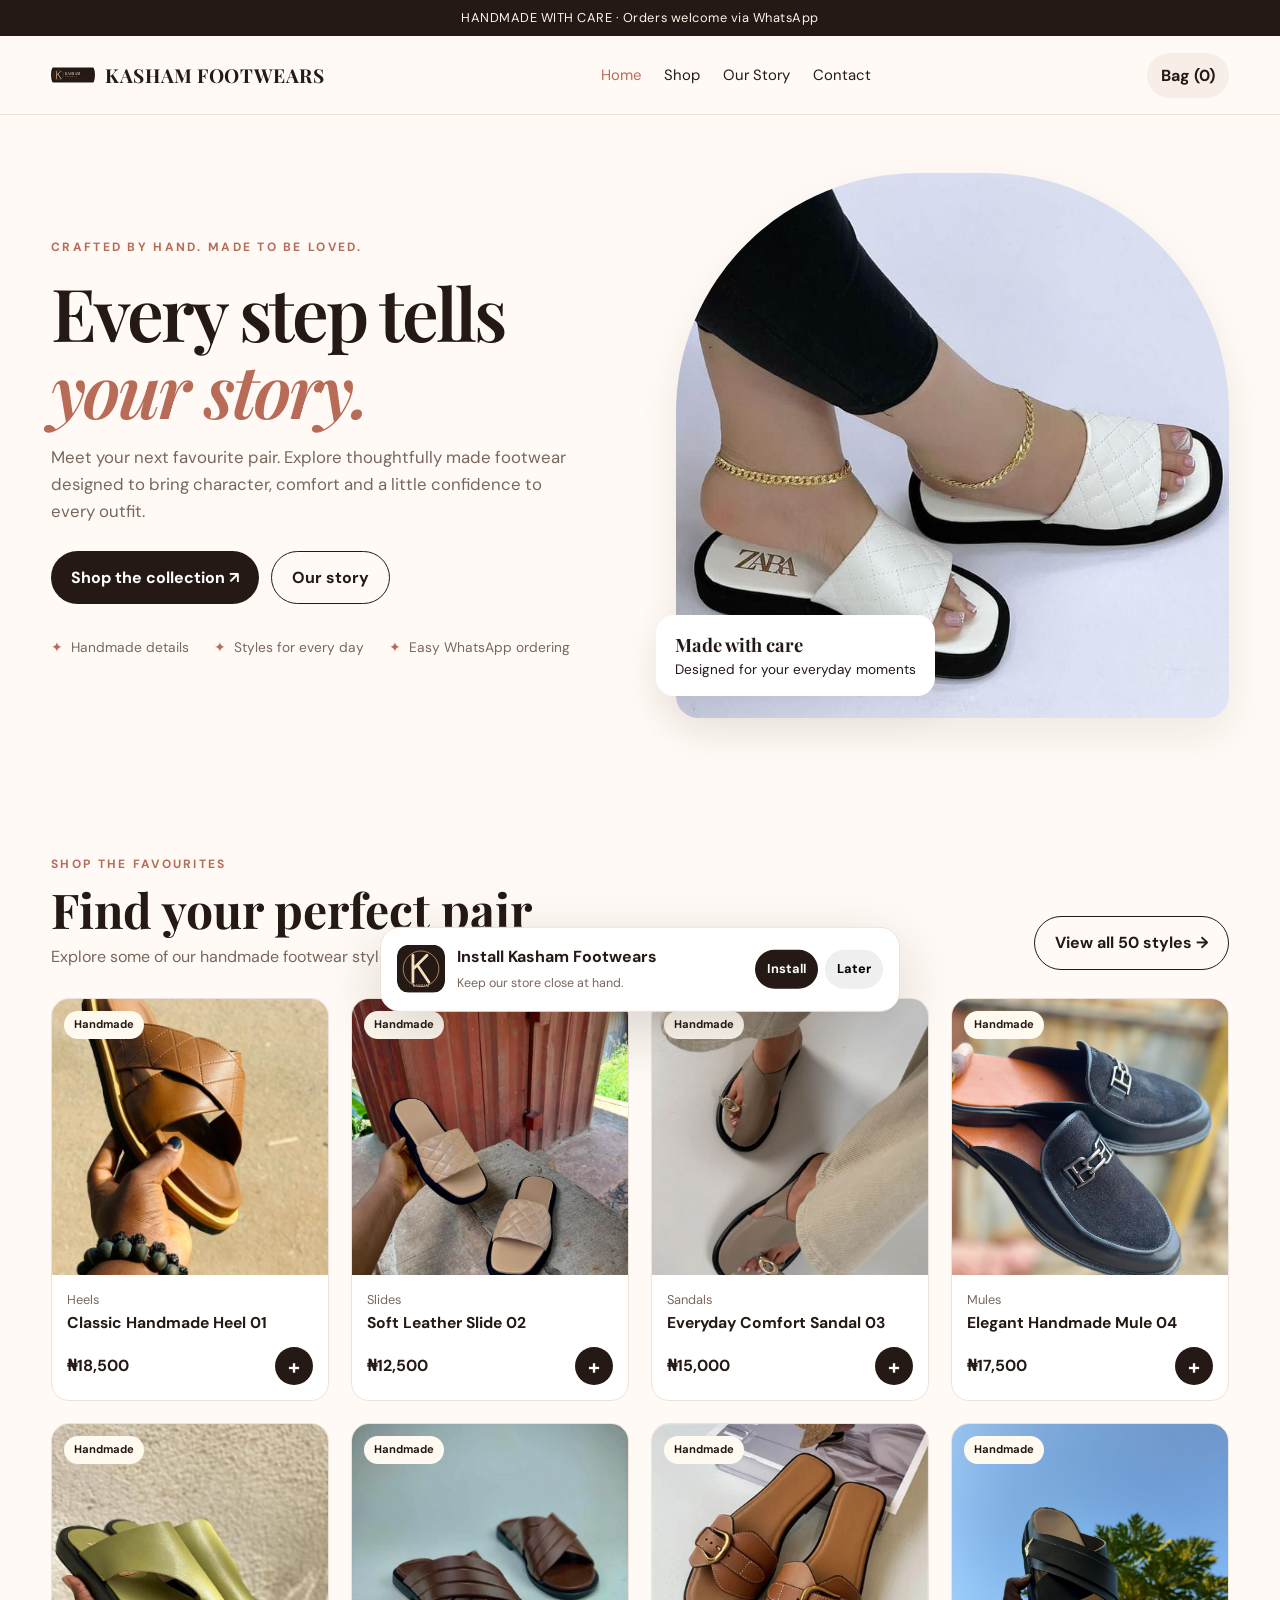
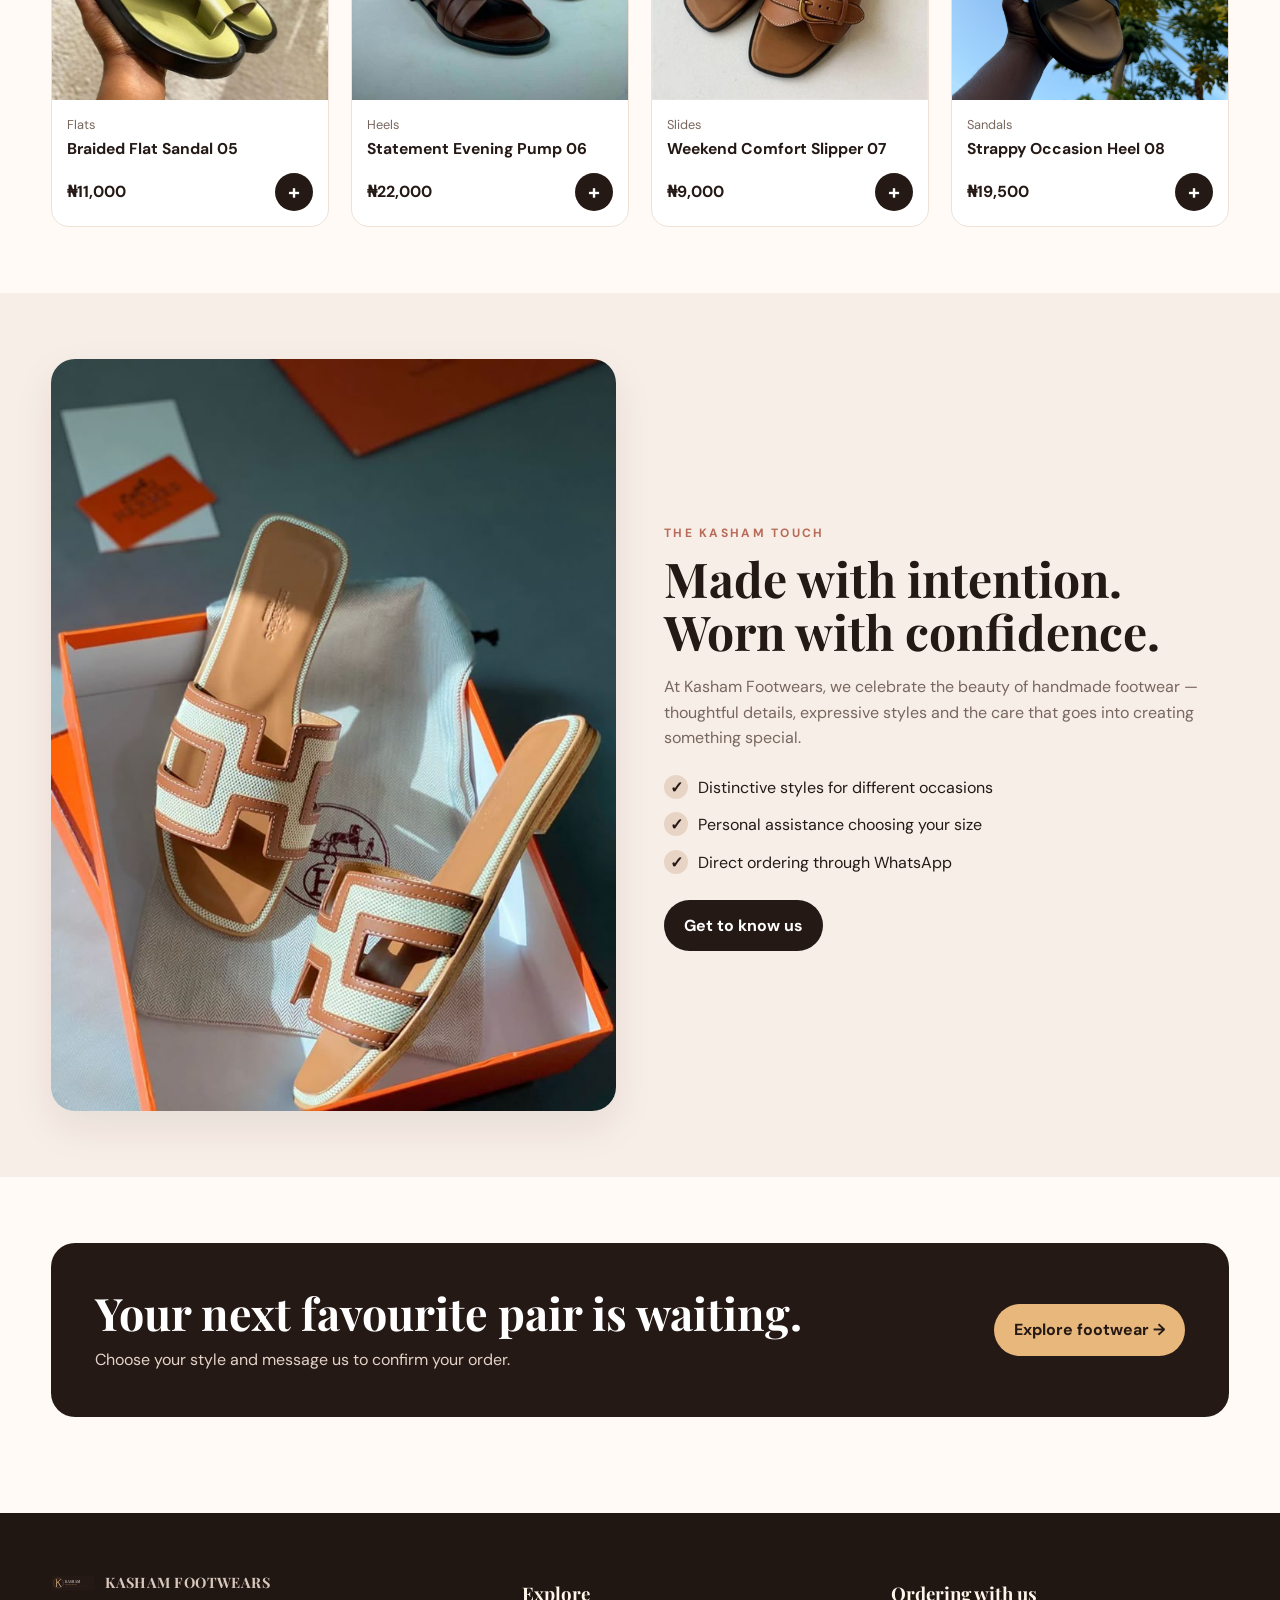
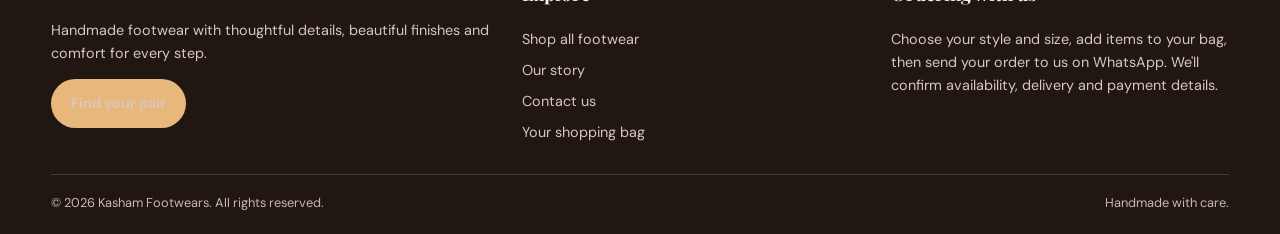
<file: index.html>
<!doctype html><html lang="en"><head><meta charset="utf-8"><meta name="viewport" content="width=device-width,initial-scale=1"><meta name="theme-color" content="#251915"><meta name="description" content="Discover handmade heels, slides, sandals and more from Kasham Footwears."><title>Handmade footwear for every step | Kasham Footwears</title><link rel="icon" href="site-icon.svg" type="image/svg+xml"><link rel="manifest" href="manifest.json"><link rel="stylesheet" href="style.css"></head><body><div class="announcement">HANDMADE WITH CARE · Orders welcome via WhatsApp</div><header class="header"><div class="wrap nav"><a class="brand" href="index.html"><img src="logo.svg" alt=""><span>KASHAM FOOTWEARS</span></a><nav class="nav-links" id="navLinks"><a href="index.html">Home</a><a href="shop.html">Shop</a><a href="our-story.html">Our Story</a><a href="contact.html">Contact</a></nav><div class="nav-actions"><a class="cart-link" href="cart.html">Bag (<span data-cart-count>0</span>)</a><button class="menu-toggle" id="menuToggle" aria-label="Toggle menu" aria-expanded="false">☰</button></div></div></header><main><section class="hero"><div class="wrap hero-grid"><div><span class="eyebrow">Crafted by hand. Made to be loved.</span><h1>Every step tells <em style="color:var(--rose)">your story.</em></h1><p>Meet your next favourite pair. Explore thoughtfully made footwear designed to bring character, comfort and a little confidence to every outfit.</p><div class="hero-buttons"><a class="btn btn-primary" href="shop.html">Shop the collection ↗</a><a class="btn btn-outline" href="our-story.html">Our story</a></div><div class="trust-row"><span>Handmade details</span><span>Styles for every day</span><span>Easy WhatsApp ordering</span></div></div><div class="hero-art"><img src="kasham-17.jpg" alt="Featured Kasham footwear"><div class="floating-note"><strong>Made with care</strong>Designed for your everyday moments</div></div></div></section><section class="section"><div class="wrap"><div class="section-head"><div><span class="eyebrow">Shop the favourites</span><h2>Find your perfect pair</h2><p>Explore some of our handmade footwear styles.</p></div><a class="btn btn-outline" href="shop.html">View all 50 styles →</a></div><div class="product-grid" id="featuredProducts"></div></div></section><section class="section section-soft"><div class="wrap story-grid"><div class="story-image"><img src="kasham-20.jpg" alt="Handmade footwear design"></div><div class="story-copy"><span class="eyebrow">The Kasham touch</span><h2>Made with intention. Worn with confidence.</h2><p>At Kasham Footwears, we celebrate the beauty of handmade footwear — thoughtful details, expressive styles and the care that goes into creating something special.</p><ul class="feature-list"><li>Distinctive styles for different occasions</li><li>Personal assistance choosing your size</li><li>Direct ordering through WhatsApp</li></ul><a class="btn btn-primary" href="our-story.html">Get to know us</a></div></div></section><section class="section"><div class="wrap"><div class="banner"><div><h2>Your next favourite pair is waiting.</h2><p>Choose your style and message us to confirm your order.</p></div><a class="btn btn-gold" href="shop.html">Explore footwear →</a></div></div></section></main><footer class="footer"><div class="wrap"><div class="footer-grid"><div><a class="brand" href="index.html"><img src="logo.svg" alt=""><span>KASHAM FOOTWEARS</span></a><p>Handmade footwear with thoughtful details, beautiful finishes and comfort for every step.</p><a class="btn btn-gold" href="shop.html">Find your pair</a></div><div><h3>Explore</h3><div class="footer-links"><a href="shop.html">Shop all footwear</a><a href="our-story.html">Our story</a><a href="contact.html">Contact us</a><a href="cart.html">Your shopping bag</a></div></div><div><h3>Ordering with us</h3><p>Choose your style and size, add items to your bag, then send your order to us on WhatsApp. We'll confirm availability, delivery and payment details.</p></div></div><div class="footer-bottom"><span>© <span id="year"></span> Kasham Footwears. All rights reserved.</span><span>Handmade with care.</span></div></div></footer><div class="install-banner" id="installBanner"><img src="site-icon.svg" alt=""><div class="install-copy"><strong>Install Kasham Footwears</strong><small>Keep our store close at hand.</small></div><div class="install-actions"><button class="btn btn-primary" id="installNow">Install</button><button id="installDismiss">Later</button></div></div><script src="products.js"></script><script src="main.js"></script><script>document.addEventListener("DOMContentLoaded",()=>Kasham.render(document.querySelector("#featuredProducts"),KASHAM_PRODUCTS.slice(0,8)))</script></body></html>
</file>
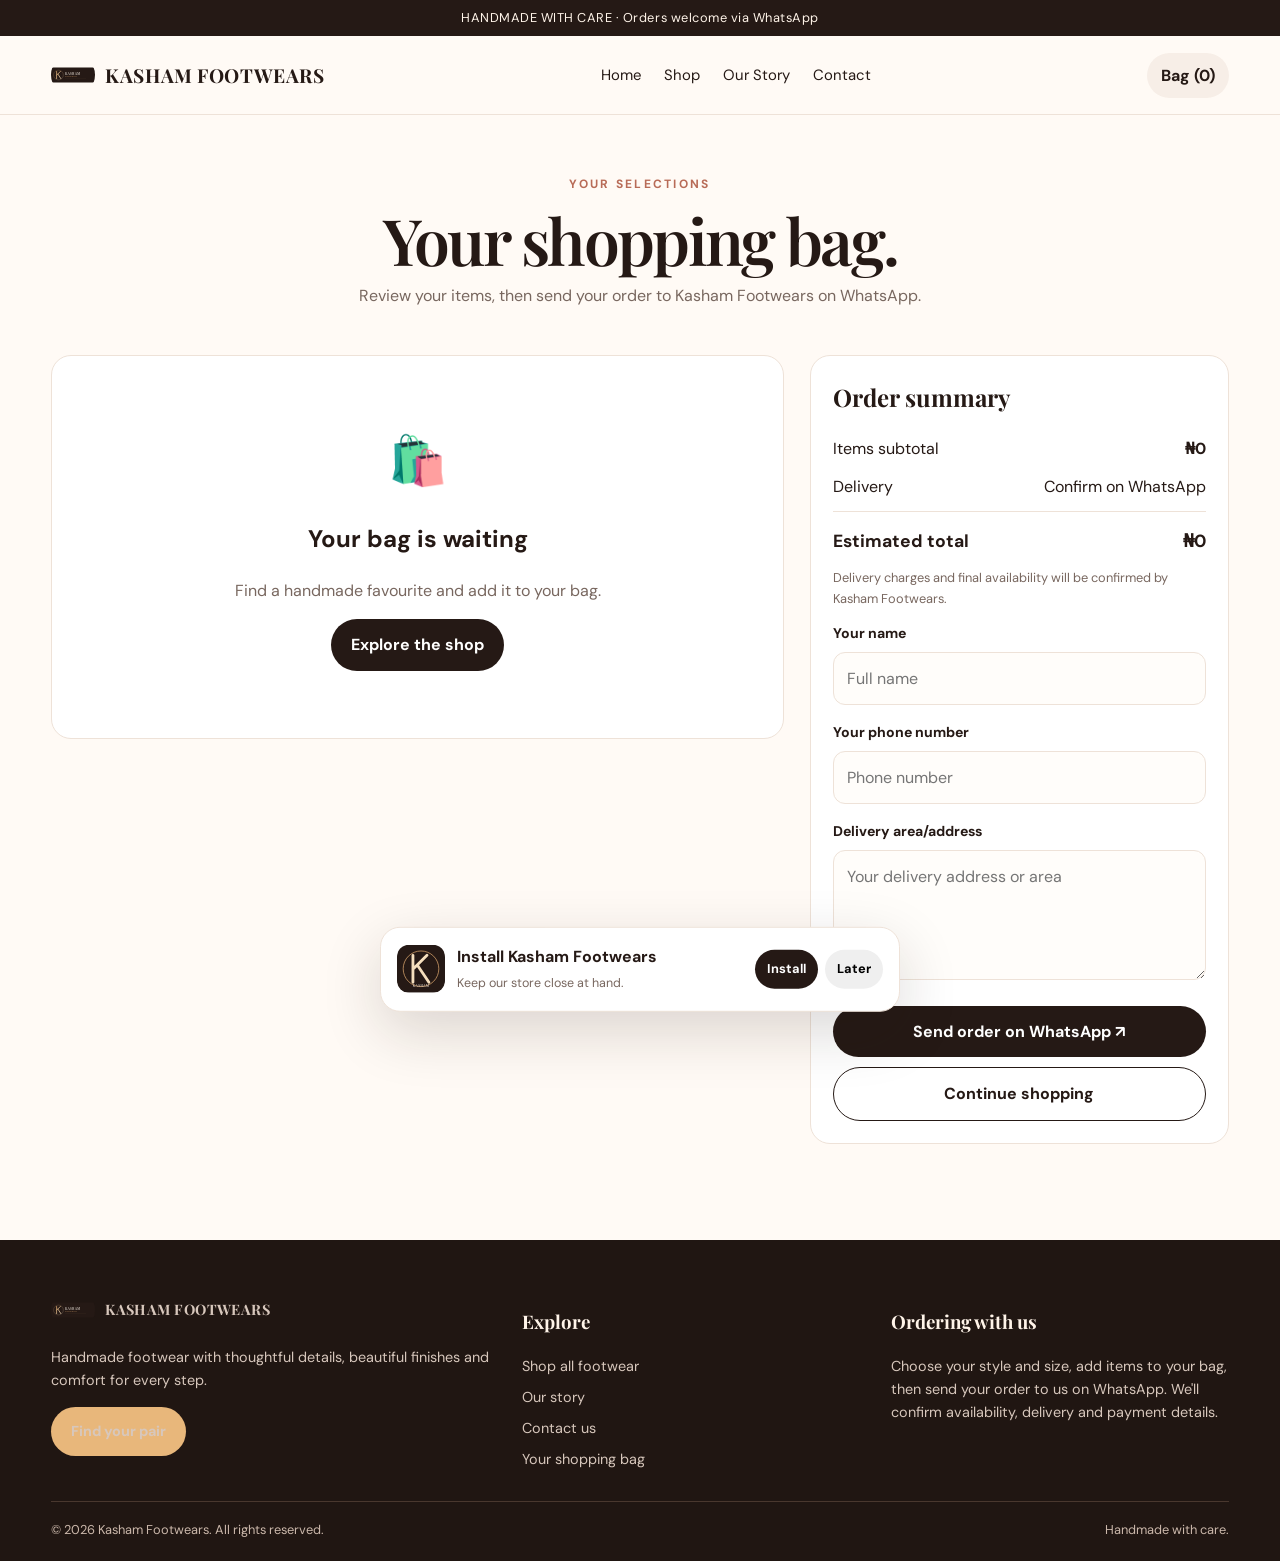
<file: cart.html>
<!doctype html><html lang="en"><head><meta charset="utf-8"><meta name="viewport" content="width=device-width,initial-scale=1"><meta name="theme-color" content="#251915"><meta name="description" content="Review your Kasham Footwears shopping bag and send your order via WhatsApp."><title>Your shopping bag | Kasham Footwears</title><link rel="icon" href="site-icon.svg" type="image/svg+xml"><link rel="manifest" href="manifest.json"><link rel="stylesheet" href="style.css"></head><body><div class="announcement">HANDMADE WITH CARE · Orders welcome via WhatsApp</div><header class="header"><div class="wrap nav"><a class="brand" href="index.html"><img src="logo.svg" alt=""><span>KASHAM FOOTWEARS</span></a><nav class="nav-links" id="navLinks"><a href="index.html">Home</a><a href="shop.html">Shop</a><a href="our-story.html">Our Story</a><a href="contact.html">Contact</a></nav><div class="nav-actions"><a class="cart-link" href="cart.html">Bag (<span data-cart-count>0</span>)</a><button class="menu-toggle" id="menuToggle" aria-label="Toggle menu" aria-expanded="false">☰</button></div></div></header><main><section class="page-heading"><div class="wrap"><span class="eyebrow">Your selections</span><h1>Your shopping bag.</h1><p>Review your items, then send your order to Kasham Footwears on WhatsApp.</p></div></section><section class="section" style="padding-top:10px"><div class="wrap cart-layout"><div class="cart-list" id="cartItems"></div><aside class="summary-card"><h2>Order summary</h2><div class="summary-line"><span>Items subtotal</span><strong id="subtotal">₦0</strong></div><div class="summary-line"><span>Delivery</span><span>Confirm on WhatsApp</span></div><div class="summary-line summary-total"><span>Estimated total</span><strong id="cartTotal">₦0</strong></div><p class="form-note">Delivery charges and final availability will be confirmed by Kasham Footwears.</p><div class="form-field"><label for="customerName">Your name</label><input id="customerName" placeholder="Full name"></div><div class="form-field"><label for="customerPhone">Your phone number</label><input id="customerPhone" type="tel" placeholder="Phone number"></div><div class="form-field"><label for="deliveryAddress">Delivery area/address</label><textarea id="deliveryAddress" placeholder="Your delivery address or area"></textarea></div><button class="btn btn-primary" data-whatsapp-cart>Send order on WhatsApp ↗</button><a class="btn btn-outline" href="shop.html">Continue shopping</a></aside></div></section></main><footer class="footer"><div class="wrap"><div class="footer-grid"><div><a class="brand" href="index.html"><img src="logo.svg" alt=""><span>KASHAM FOOTWEARS</span></a><p>Handmade footwear with thoughtful details, beautiful finishes and comfort for every step.</p><a class="btn btn-gold" href="shop.html">Find your pair</a></div><div><h3>Explore</h3><div class="footer-links"><a href="shop.html">Shop all footwear</a><a href="our-story.html">Our story</a><a href="contact.html">Contact us</a><a href="cart.html">Your shopping bag</a></div></div><div><h3>Ordering with us</h3><p>Choose your style and size, add items to your bag, then send your order to us on WhatsApp. We'll confirm availability, delivery and payment details.</p></div></div><div class="footer-bottom"><span>© <span id="year"></span> Kasham Footwears. All rights reserved.</span><span>Handmade with care.</span></div></div></footer><div class="install-banner" id="installBanner"><img src="site-icon.svg" alt=""><div class="install-copy"><strong>Install Kasham Footwears</strong><small>Keep our store close at hand.</small></div><div class="install-actions"><button class="btn btn-primary" id="installNow">Install</button><button id="installDismiss">Later</button></div></div><script src="products.js"></script><script src="main.js"></script><script src="cart.js"></script><script src="whatsapp-order.js"></script></body></html>
</file>
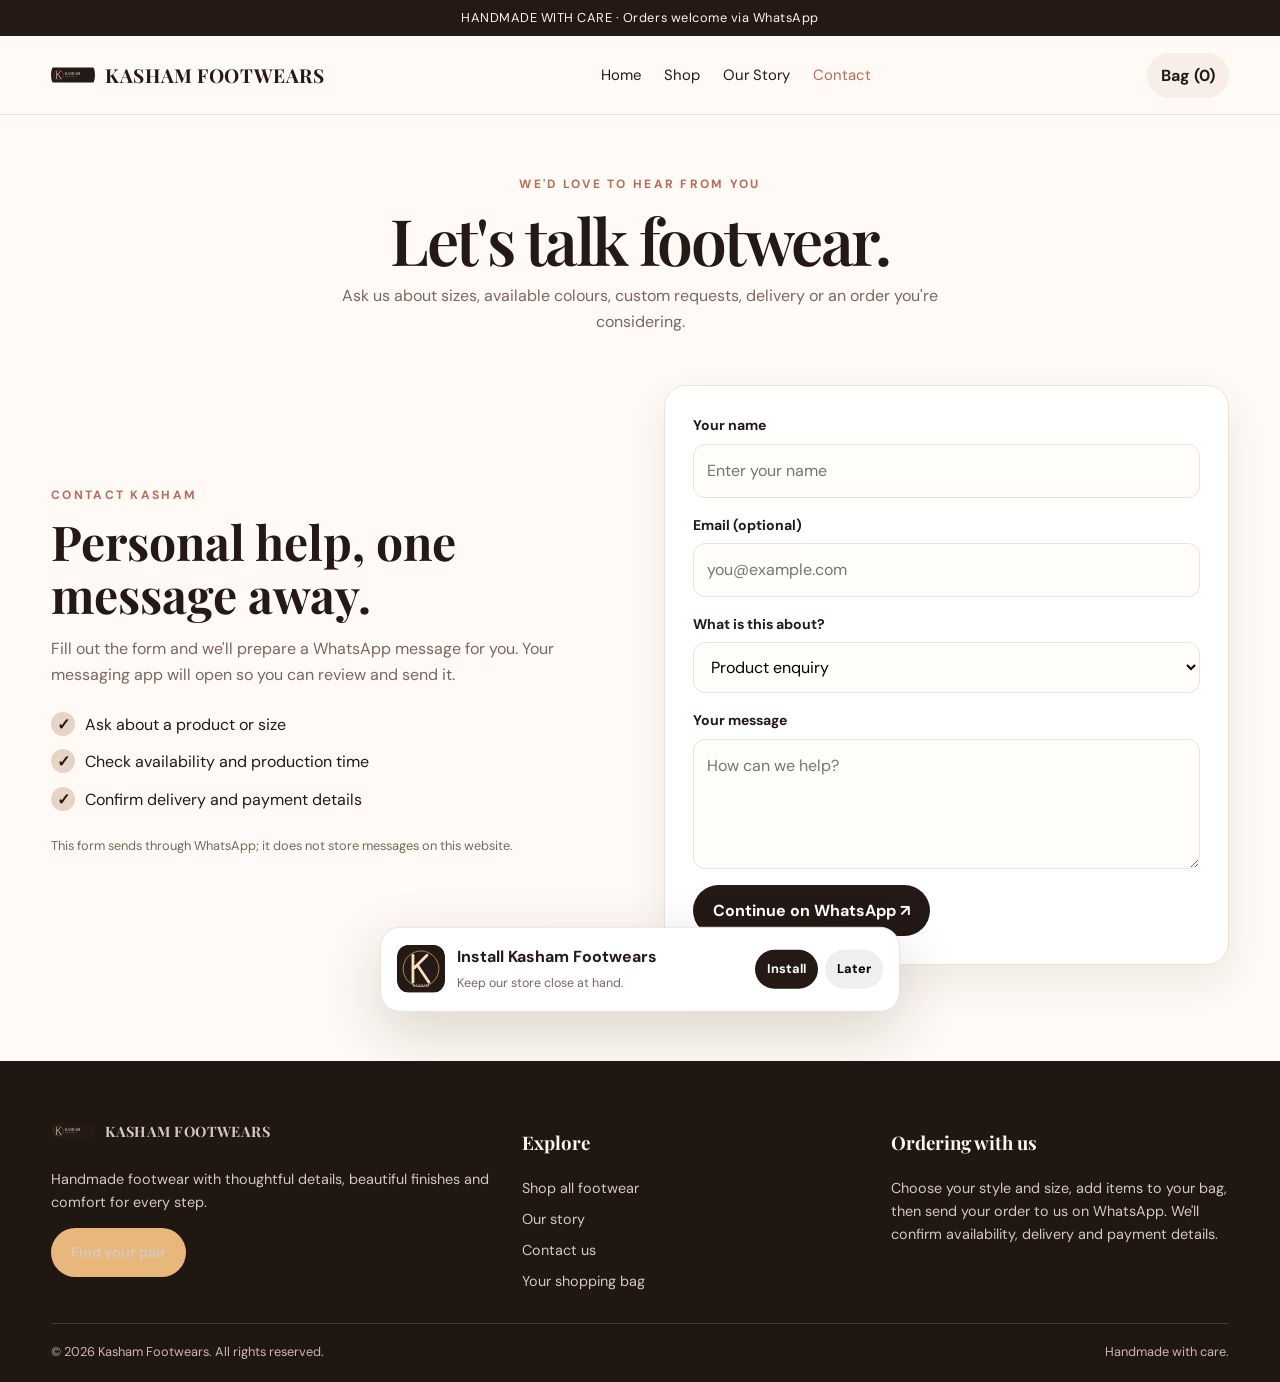
<file: contact.html>
<!doctype html><html lang="en"><head><meta charset="utf-8"><meta name="viewport" content="width=device-width,initial-scale=1"><meta name="theme-color" content="#251915"><meta name="description" content="Contact Kasham Footwears about handmade footwear, sizing and orders."><title>Contact us | Kasham Footwears</title><link rel="icon" href="site-icon.svg" type="image/svg+xml"><link rel="manifest" href="manifest.json"><link rel="stylesheet" href="style.css"></head><body><div class="announcement">HANDMADE WITH CARE · Orders welcome via WhatsApp</div><header class="header"><div class="wrap nav"><a class="brand" href="index.html"><img src="logo.svg" alt=""><span>KASHAM FOOTWEARS</span></a><nav class="nav-links" id="navLinks"><a href="index.html">Home</a><a href="shop.html">Shop</a><a href="our-story.html">Our Story</a><a href="contact.html">Contact</a></nav><div class="nav-actions"><a class="cart-link" href="cart.html">Bag (<span data-cart-count>0</span>)</a><button class="menu-toggle" id="menuToggle" aria-label="Toggle menu" aria-expanded="false">☰</button></div></div></header><main><section class="page-heading"><div class="wrap"><span class="eyebrow">We'd love to hear from you</span><h1>Let's talk footwear.</h1><p>Ask us about sizes, available colours, custom requests, delivery or an order you're considering.</p></div></section><section class="section" style="padding-top:15px"><div class="wrap contact-grid"><div class="contact-copy"><span class="eyebrow">Contact Kasham</span><h2>Personal help, one message away.</h2><p>Fill out the form and we'll prepare a WhatsApp message for you. Your messaging app will open so you can review and send it.</p><ul class="feature-list"><li>Ask about a product or size</li><li>Check availability and production time</li><li>Confirm delivery and payment details</li></ul><p class="form-note">This form sends through WhatsApp; it does not store messages on this website.</p></div><form class="contact-card" data-contact-form><div class="form-field"><label for="name">Your name</label><input id="name" name="name" required placeholder="Enter your name"></div><div class="form-field"><label for="email">Email (optional)</label><input id="email" name="email" type="email" placeholder="you@example.com"></div><div class="form-field"><label for="subject">What is this about?</label><select id="subject" name="subject"><option>Product enquiry</option><option>Order support</option><option>Size and colour availability</option><option>Custom footwear</option><option>Other enquiry</option></select></div><div class="form-field"><label for="message">Your message</label><textarea id="message" name="message" required placeholder="How can we help?"></textarea></div><button class="btn btn-primary" type="submit">Continue on WhatsApp ↗</button></form></div></section></main><footer class="footer"><div class="wrap"><div class="footer-grid"><div><a class="brand" href="index.html"><img src="logo.svg" alt=""><span>KASHAM FOOTWEARS</span></a><p>Handmade footwear with thoughtful details, beautiful finishes and comfort for every step.</p><a class="btn btn-gold" href="shop.html">Find your pair</a></div><div><h3>Explore</h3><div class="footer-links"><a href="shop.html">Shop all footwear</a><a href="our-story.html">Our story</a><a href="contact.html">Contact us</a><a href="cart.html">Your shopping bag</a></div></div><div><h3>Ordering with us</h3><p>Choose your style and size, add items to your bag, then send your order to us on WhatsApp. We'll confirm availability, delivery and payment details.</p></div></div><div class="footer-bottom"><span>© <span id="year"></span> Kasham Footwears. All rights reserved.</span><span>Handmade with care.</span></div></div></footer><div class="install-banner" id="installBanner"><img src="site-icon.svg" alt=""><div class="install-copy"><strong>Install Kasham Footwears</strong><small>Keep our store close at hand.</small></div><div class="install-actions"><button class="btn btn-primary" id="installNow">Install</button><button id="installDismiss">Later</button></div></div><script src="products.js"></script><script src="main.js"></script><script src="whatsapp-order.js"></script></body></html>
</file>
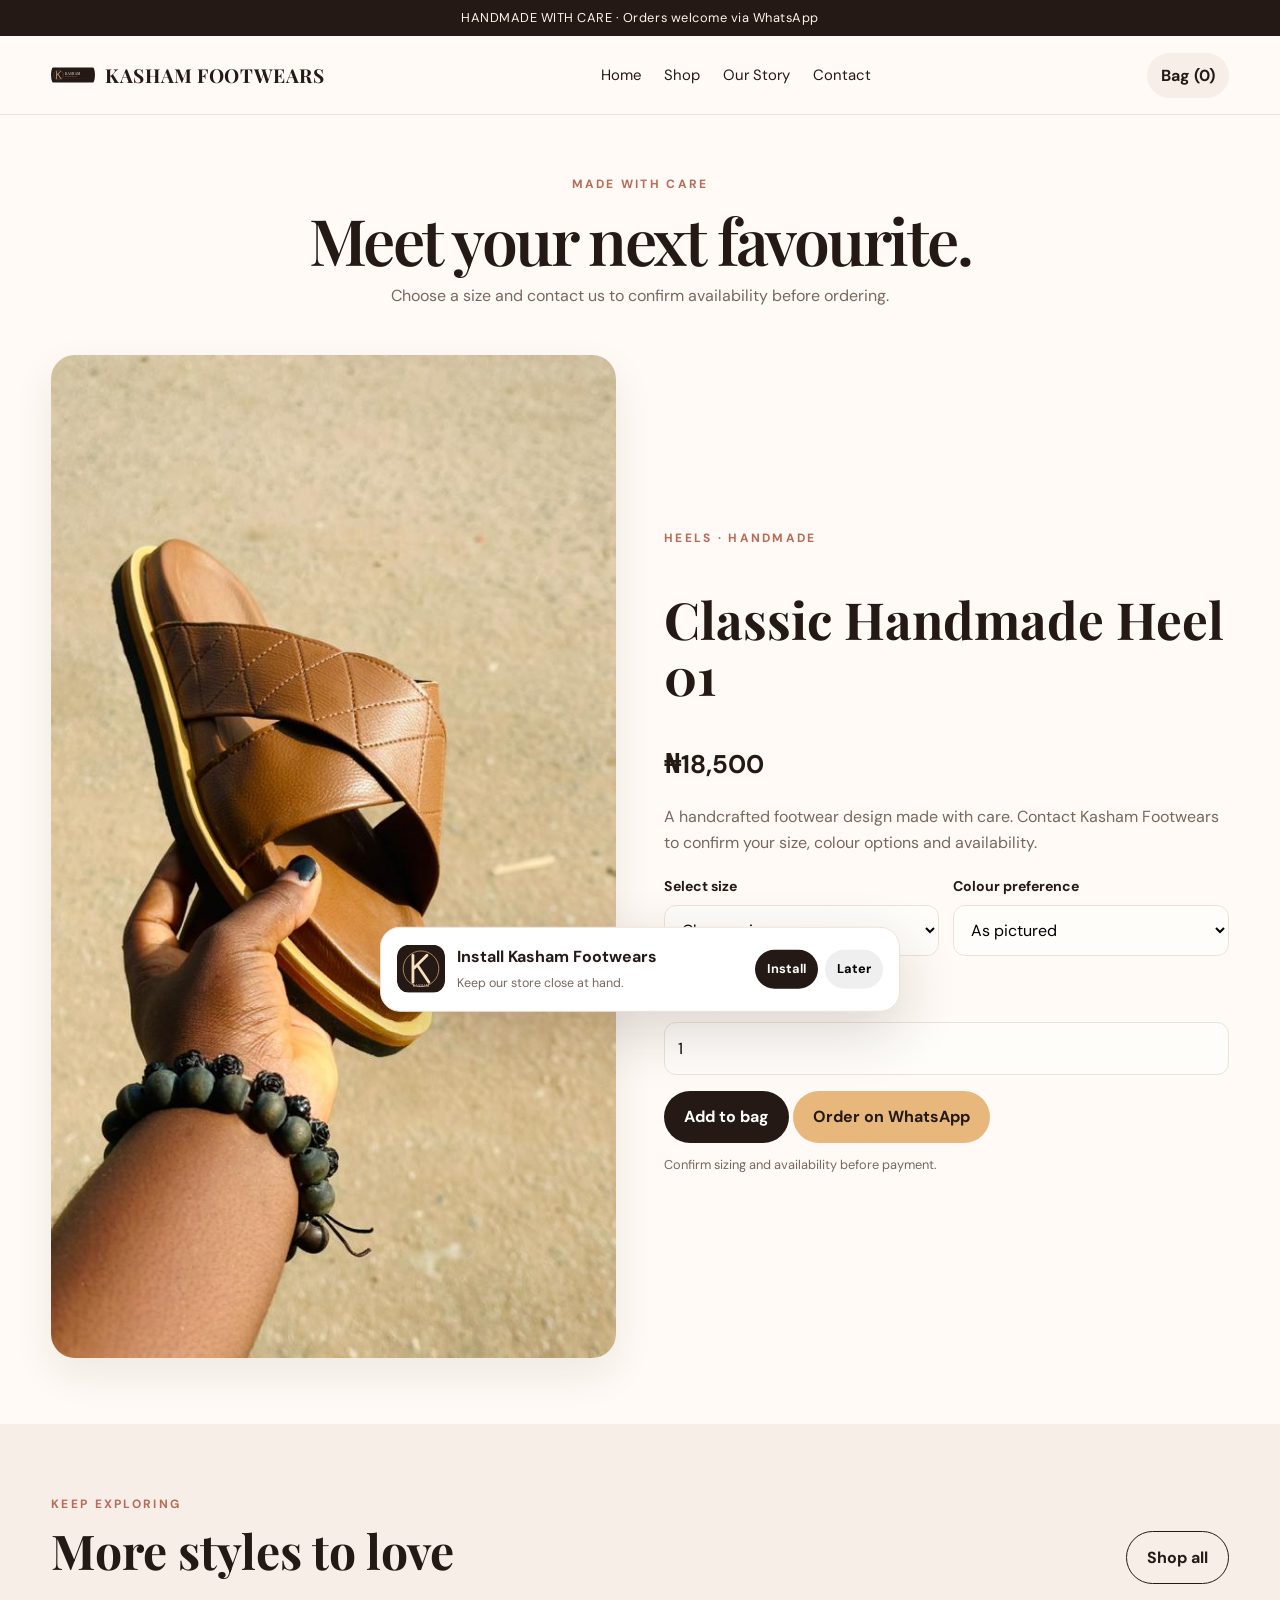
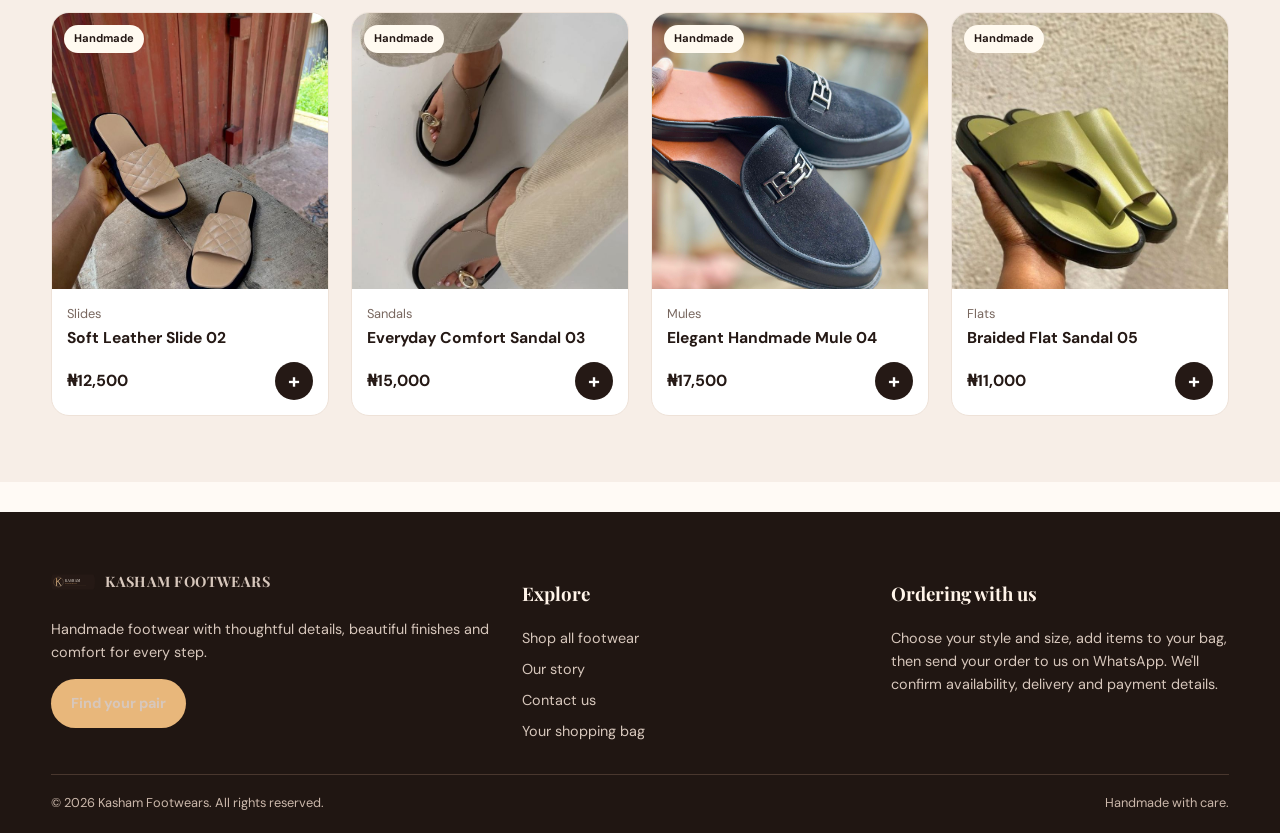
<file: product.html>
<!doctype html><html lang="en"><head><meta charset="utf-8"><meta name="viewport" content="width=device-width,initial-scale=1"><meta name="theme-color" content="#251915"><meta name="description" content="Explore handmade footwear styles from Kasham Footwears."><title>Product details | Kasham Footwears</title><link rel="icon" href="site-icon.svg" type="image/svg+xml"><link rel="manifest" href="manifest.json"><link rel="stylesheet" href="style.css"></head><body><div class="announcement">HANDMADE WITH CARE · Orders welcome via WhatsApp</div><header class="header"><div class="wrap nav"><a class="brand" href="index.html"><img src="logo.svg" alt=""><span>KASHAM FOOTWEARS</span></a><nav class="nav-links" id="navLinks"><a href="index.html">Home</a><a href="shop.html">Shop</a><a href="our-story.html">Our Story</a><a href="contact.html">Contact</a></nav><div class="nav-actions"><a class="cart-link" href="cart.html">Bag (<span data-cart-count>0</span>)</a><button class="menu-toggle" id="menuToggle" aria-label="Toggle menu" aria-expanded="false">☰</button></div></div></header><main><section class="page-heading"><div class="wrap"><span class="eyebrow">Made with care</span><h1>Meet your next favourite.</h1><p>Choose a size and contact us to confirm availability before ordering.</p></div></section><section class="section" style="padding-top:10px"><div class="wrap" id="productDetail"></div></section><section class="section section-soft"><div class="wrap"><div class="section-head"><div><span class="eyebrow">Keep exploring</span><h2>More styles to love</h2></div><a class="btn btn-outline" href="shop.html">Shop all</a></div><div class="product-grid" id="moreProducts"></div></div></section></main><footer class="footer"><div class="wrap"><div class="footer-grid"><div><a class="brand" href="index.html"><img src="logo.svg" alt=""><span>KASHAM FOOTWEARS</span></a><p>Handmade footwear with thoughtful details, beautiful finishes and comfort for every step.</p><a class="btn btn-gold" href="shop.html">Find your pair</a></div><div><h3>Explore</h3><div class="footer-links"><a href="shop.html">Shop all footwear</a><a href="our-story.html">Our story</a><a href="contact.html">Contact us</a><a href="cart.html">Your shopping bag</a></div></div><div><h3>Ordering with us</h3><p>Choose your style and size, add items to your bag, then send your order to us on WhatsApp. We'll confirm availability, delivery and payment details.</p></div></div><div class="footer-bottom"><span>© <span id="year"></span> Kasham Footwears. All rights reserved.</span><span>Handmade with care.</span></div></div></footer><div class="install-banner" id="installBanner"><img src="site-icon.svg" alt=""><div class="install-copy"><strong>Install Kasham Footwears</strong><small>Keep our store close at hand.</small></div><div class="install-actions"><button class="btn btn-primary" id="installNow">Install</button><button id="installDismiss">Later</button></div></div><script src="products.js"></script><script src="main.js"></script><script src="product.js"></script><script>document.addEventListener("DOMContentLoaded",()=>{const id=Number(new URLSearchParams(location.search).get("id"))||1;Kasham.render(document.querySelector("#moreProducts"),KASHAM_PRODUCTS.filter(p=>p.id!==id).slice(0,4))})</script></body></html>
</file>
<file: style.css>
@import url('https://fonts.googleapis.com/css2?family=DM+Sans:wght@400;500;600;700&family=Playfair+Display:wght@500;600;700&display=swap');
:root{--ink:#251915;--muted:#78675f;--cream:#fffaf5;--paper:#fff;--rose:#b86b57;--gold:#e8b77b;--line:#eee2d8;--soft:#f7eee7;--shadow:0 16px 42px rgba(54,30,20,.08)}*{box-sizing:border-box}html{scroll-behavior:smooth}body{margin:0;background:var(--cream);color:var(--ink);font-family:'DM Sans',Arial,sans-serif;line-height:1.6}img{max-width:100%;display:block}a{color:inherit;text-decoration:none}button,input,textarea,select{font:inherit}button,.btn{cursor:pointer;border:0;border-radius:999px;padding:13px 20px;font-weight:700;display:inline-flex;align-items:center;justify-content:center;gap:8px;transition:.2s}button:hover,.btn:hover{transform:translateY(-2px)}.btn-primary{background:var(--ink);color:white}.btn-gold{background:var(--gold);color:var(--ink)}.btn-outline{border:1px solid var(--ink);background:transparent;color:var(--ink)}.wrap{width:min(1180px,92%);margin:auto}.announcement{background:var(--ink);color:#fff4e9;text-align:center;padding:8px 12px;font-size:.8rem;letter-spacing:.04em}.header{position:sticky;top:0;z-index:20;background:rgba(255,250,245,.95);backdrop-filter:blur(12px);border-bottom:1px solid var(--line)}.nav{min-height:78px;display:flex;align-items:center;justify-content:space-between;gap:22px}.brand{display:flex;align-items:center;gap:10px;font-family:'Playfair Display',serif;font-weight:700;font-size:1.2rem;letter-spacing:.03em}.brand img{width:44px;height:44px;border-radius:50%}.nav-links{display:flex;align-items:center;gap:23px;font-size:.93rem}.nav-links a:hover,.nav-links a.active{color:var(--rose)}.nav-actions{display:flex;align-items:center;gap:10px}.cart-link{font-weight:700;background:var(--soft);padding:10px 14px;border-radius:999px}.menu-toggle{display:none;background:var(--soft);padding:10px 14px}.hero{padding:58px 0 66px;overflow:hidden}.hero-grid{display:grid;grid-template-columns:1.02fr .98fr;gap:50px;align-items:center}.eyebrow{text-transform:uppercase;letter-spacing:.19em;color:var(--rose);font-size:.75rem;font-weight:700}.hero h1,.page-heading h1{font-family:'Playfair Display',Georgia,serif;font-weight:600;letter-spacing:-.04em;line-height:1.05;font-size:clamp(2.7rem,5.7vw,5.2rem);margin:16px 0}.hero p{max-width:520px;color:var(--muted);font-size:1.05rem}.hero-buttons{display:flex;gap:12px;flex-wrap:wrap;margin-top:26px}.hero-art{position:relative}.hero-art img{width:100%;border-radius:44% 44% 22px 22px;box-shadow:var(--shadow)}.floating-note{position:absolute;bottom:22px;left:-20px;background:#fff;padding:15px 19px;border-radius:18px;box-shadow:var(--shadow);font-size:.85rem}.floating-note strong{display:block;font-family:'Playfair Display',serif;font-size:1.15rem}.trust-row{display:flex;gap:25px;flex-wrap:wrap;margin-top:32px;color:var(--muted);font-size:.86rem}.trust-row span:before{content:'✦';color:var(--rose);margin-right:8px}.section{padding:66px 0}.section-soft{background:#f7eee7}.section-head{display:flex;justify-content:space-between;align-items:end;gap:20px;margin-bottom:28px}.section-head h2,.story-grid h2,.contact-grid h2{font-family:'Playfair Display',serif;font-size:clamp(2rem,4vw,3rem);line-height:1.1;margin:8px 0}.section-head p{color:var(--muted);margin:0}.product-grid{display:grid;grid-template-columns:repeat(4,minmax(0,1fr));gap:22px}.product-card{background:white;border:1px solid var(--line);border-radius:18px;overflow:hidden;transition:.25s}.product-card:hover{transform:translateY(-5px);box-shadow:var(--shadow)}.product-image{position:relative;background:#f5ece4;aspect-ratio:1/1;overflow:hidden}.product-image img{width:100%;height:100%;object-fit:cover;transition:transform .4s}.product-card:hover .product-image img{transform:scale(1.04)}.tag{position:absolute;top:12px;left:12px;background:#fffaf0;border-radius:999px;padding:5px 10px;font-size:.7rem;font-weight:700}.product-info{padding:15px}.product-info h3{font-size:.98rem;margin:0 0 5px}.product-category{color:var(--muted);font-size:.8rem}.product-bottom{display:flex;align-items:center;justify-content:space-between;gap:10px;margin-top:12px}.price{font-weight:700}.quick-add{width:38px;height:38px;padding:0;background:var(--ink);color:white;font-size:1.3rem}.page-heading{padding:55px 0 36px;text-align:center}.page-heading h1{font-size:clamp(2.4rem,5vw,4rem);margin:10px 0}.page-heading p{color:var(--muted);max-width:650px;margin:0 auto}.shop-tools{display:flex;justify-content:space-between;gap:14px;flex-wrap:wrap;margin-bottom:24px}.search-box,.select-box{border:1px solid var(--line);border-radius:999px;background:white;padding:12px 16px;min-height:46px}.search-box{width:min(380px,100%)}.filter-row{display:flex;gap:8px;flex-wrap:wrap;margin-bottom:22px}.filter-chip{background:white;border:1px solid var(--line);padding:9px 15px;font-size:.85rem}.filter-chip.active{background:var(--ink);color:white}.story-grid,.contact-grid,.detail-grid{display:grid;grid-template-columns:1fr 1fr;gap:48px;align-items:center}.story-image img,.detail-image img{border-radius:24px;box-shadow:var(--shadow);width:100%}.story-copy p,.contact-copy p{color:var(--muted)}.feature-list{list-style:none;padding:0;margin:24px 0}.feature-list li{margin:12px 0}.feature-list li:before{content:'✓';display:inline-grid;place-items:center;width:24px;height:24px;background:#e8d4c5;border-radius:50%;margin-right:10px;font-weight:700}.stats{display:grid;grid-template-columns:repeat(3,1fr);gap:12px;margin-top:28px}.stat{padding:17px;background:white;border-radius:15px}.stat strong{display:block;font-family:'Playfair Display',serif;font-size:1.7rem}.stat span{font-size:.8rem;color:var(--muted)}.banner{background:var(--ink);color:white;padding:44px;border-radius:24px;display:flex;align-items:center;justify-content:space-between;gap:25px}.banner h2{font-family:'Playfair Display',serif;font-size:clamp(1.8rem,4vw,2.8rem);line-height:1.15;margin:0 0 8px}.banner p{color:#e3d3c8;margin:0}.contact-card{background:white;border:1px solid var(--line);padding:28px;border-radius:22px;box-shadow:var(--shadow)}.form-field{display:grid;gap:7px;margin-bottom:16px}.form-field label{font-size:.88rem;font-weight:700}.form-field input,.form-field textarea,.form-field select{border:1px solid var(--line);border-radius:12px;padding:13px;background:#fffdfa;width:100%}.form-field textarea{min-height:130px;resize:vertical}.form-note{font-size:.8rem;color:var(--muted)}.cart-layout{display:grid;grid-template-columns:1.4fr .8fr;gap:26px;align-items:start}.cart-list,.summary-card{background:white;border:1px solid var(--line);border-radius:20px;padding:22px}.cart-item{display:grid;grid-template-columns:94px 1fr auto;gap:15px;align-items:center;padding:14px 0;border-bottom:1px solid var(--line)}.cart-item:last-child{border-bottom:0}.cart-item img{width:94px;border-radius:12px}.cart-item h3{font-size:.95rem;margin:0 0 4px}.cart-item small{color:var(--muted)}.qty-row{display:flex;align-items:center;gap:10px;margin-top:8px}.qty-row button{padding:4px 10px;background:var(--soft)}.remove-btn{background:transparent;color:var(--rose);padding:5px}.summary-card h2{font-family:'Playfair Display',serif;margin-top:0}.summary-line{display:flex;justify-content:space-between;gap:15px;margin:12px 0}.summary-total{border-top:1px solid var(--line);padding-top:15px;font-weight:700;font-size:1.1rem}.summary-card .btn{width:100%;margin-top:10px}.empty-state{text-align:center;padding:45px 15px}.empty-state .emoji{font-size:3rem}.empty-state p{color:var(--muted)}.product-detail-price{font-size:1.6rem;font-weight:700;margin:18px 0}.detail-options{display:grid;grid-template-columns:1fr 1fr;gap:14px;margin:20px 0}.footer{background:#201612;color:#fff4e9;padding:48px 0 20px;margin-top:30px}.footer-grid{display:grid;grid-template-columns:1.3fr 1fr 1fr;gap:32px}.footer p,.footer a{color:#d7c7bc;font-size:.9rem}.footer h3{font-family:'Playfair Display',serif}.footer-links{display:grid;gap:8px}.footer-bottom{border-top:1px solid #49372e;margin-top:30px;padding-top:18px;display:flex;justify-content:space-between;gap:15px;flex-wrap:wrap;color:#cbb8ab;font-size:.8rem}.toast{position:fixed;bottom:22px;left:50%;transform:translate(-50%,150%);background:var(--ink);color:white;padding:13px 20px;border-radius:999px;z-index:50;transition:.25s;box-shadow:var(--shadow);max-width:90%;text-align:center}.toast.show{transform:translate(-50%,0)}.install-banner{position:fixed;bottom:16px;left:50%;transform:translate(-50%,150%);width:min(520px,calc(100% - 24px));background:white;border:1px solid var(--line);box-shadow:0 20px 60px #2519152a;border-radius:20px;padding:16px;z-index:40;display:flex;gap:12px;align-items:center;transition:.3s}.install-banner.show{transform:translate(-50%,0)}.install-banner img{width:48px;height:48px;border-radius:12px}.install-copy{flex:1}.install-copy strong{display:block}.install-copy small{color:var(--muted);font-size:.78rem}.install-actions{display:flex;gap:7px;flex-wrap:wrap}.install-actions button{padding:9px 12px;font-size:.8rem}.install-actions .dismiss{background:var(--soft)}.muted{color:var(--muted)}@media(max-width:900px){.product-grid{grid-template-columns:repeat(3,minmax(0,1fr))}.hero-grid{gap:30px}.nav-links{gap:14px}.story-grid,.contact-grid,.detail-grid{gap:28px}.footer-grid{grid-template-columns:1fr 1fr}.footer-grid>div:first-child{grid-column:1/-1}}@media(max-width:680px){.nav{min-height:68px}.menu-toggle{display:inline-flex}.nav-links{display:none;position:absolute;top:68px;left:0;right:0;background:var(--cream);padding:18px 4%;border-bottom:1px solid var(--line);flex-direction:column;align-items:flex-start}.nav-links.open{display:flex}.nav-actions .cart-link{padding:9px 11px;font-size:.83rem}.brand{font-size:.96rem}.brand img{width:37px;height:37px}.hero{padding:35px 0 48px}.hero-grid{grid-template-columns:1fr}.hero h1{font-size:3.1rem}.hero-art{max-width:490px;margin:0 auto}.floating-note{left:8px}.trust-row{gap:12px}.section{padding:48px 0}.section-head{align-items:flex-start;flex-direction:column}.product-grid{grid-template-columns:repeat(2,minmax(0,1fr));gap:12px}.product-info{padding:12px}.product-info h3{font-size:.88rem}.quick-add{width:34px;height:34px;flex-shrink:0}.story-grid,.contact-grid,.detail-grid,.cart-layout{grid-template-columns:1fr}.story-image{order:-1}.banner{padding:28px;align-items:flex-start;flex-direction:column}.stats{grid-template-columns:repeat(3,1fr)}.stat{padding:12px}.stat strong{font-size:1.35rem}.cart-item{grid-template-columns:70px 1fr auto;gap:10px}.cart-item img{width:70px}.footer-grid{grid-template-columns:1fr}.footer-grid>div:first-child{grid-column:auto}.page-heading{padding:40px 0 28px}.detail-options{grid-template-columns:1fr}.install-banner{align-items:flex-start}.install-actions{flex-direction:column}.install-actions button{white-space:nowrap}}
</file>
